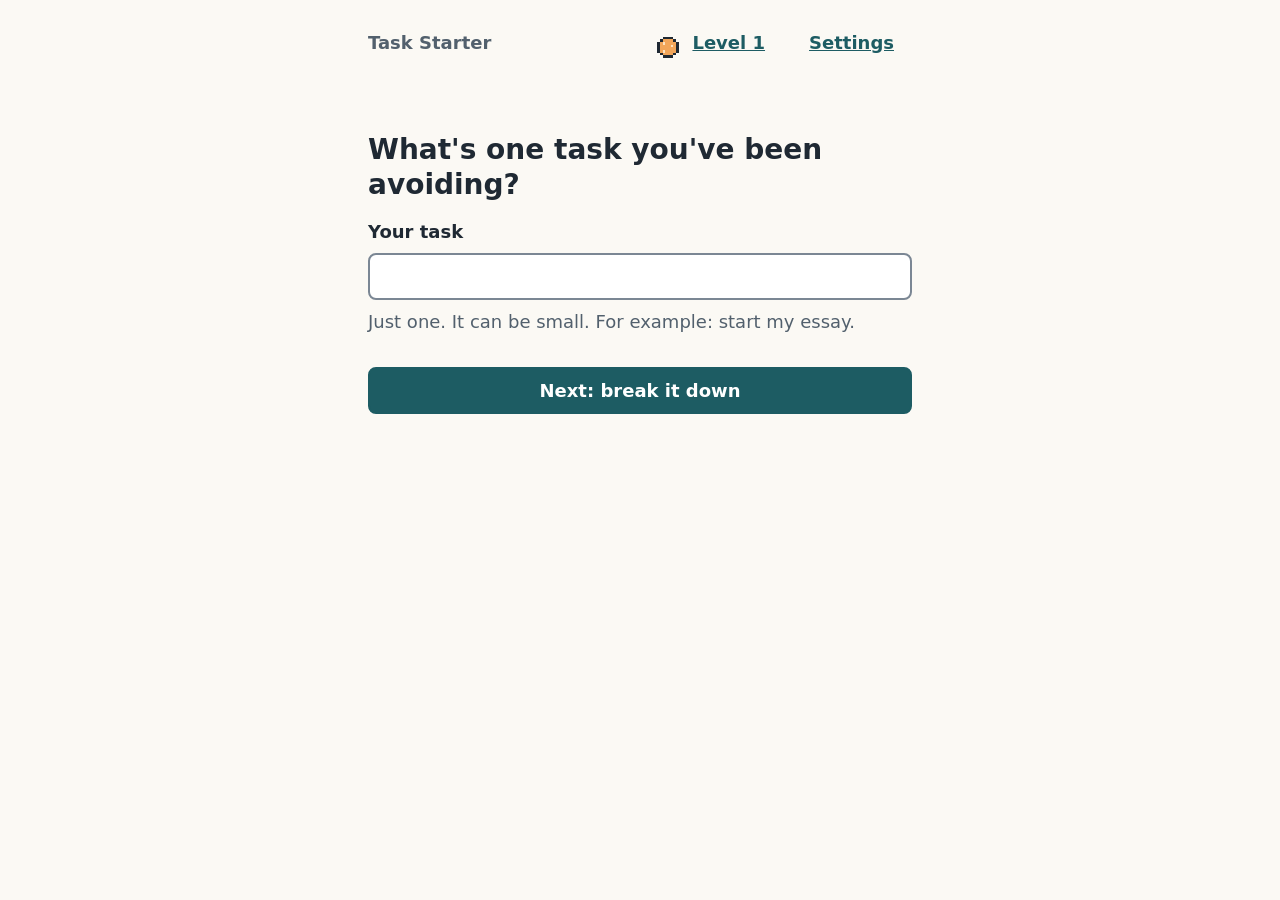
<file: index.html>
<!DOCTYPE html>
<html lang="en">
<head>
  <meta charset="UTF-8">
  <meta name="viewport" content="width=device-width, initial-scale=1">
  <meta name="description" content="A small tool for starting a task you've been avoiding: break it into steps, start one with a timer, and grow a pixel companion as you go.">
  <title>Task Starter</title>
  <!-- "?v=22" is a version number. Browsers keep copies of files for a
       while; changing the number after an update makes them fetch the
       new files, so new HTML is never mixed with old JavaScript.
       Raise it (here and on the three scripts at the bottom) whenever
       styles.css or a .js file changes. -->
  <link rel="stylesheet" href="styles.css?v=22">
</head>
<body>

  <!-- Lets keyboard users jump straight past the header. -->
  <a class="skip-link" href="#main">Skip to main content</a>

  <header class="site-header">
    <p class="app-name">Task Starter</p>
    <div class="header-buttons">
      <!-- Opens the companion screen. The picture is drawn by pets.js. -->
      <button type="button" id="pet-open" class="button button-quiet pet-button reward-only">
        <canvas class="pet-canvas pet-tiny" data-pet="mine" aria-hidden="true"></canvas>
        <span class="visually-hidden">My companion,</span>
        <span id="pet-open-text">Level 1</span>
      </button>
      <button type="button" id="settings-open" class="button button-quiet">Settings</button>
    </div>
  </header>

  <!--
    Invisible message area for screen readers. app.js writes short
    messages here ("Step added") and screen readers speak them.
  -->
  <p id="status" class="visually-hidden" role="status"></p>

  <!--
    The app has three screens. Only one is visible at a time.
    app.js shows a screen by removing its "hidden" attribute
    and adding "hidden" to the others.
  -->
  <main id="main">

    <!-- "Welcome back" after a few days away. It sits above whichever
         screen opens first, and goes away on the next screen change.
         app.js fills it in. -->
    <div id="welcome" class="notice welcome" hidden>
      <p id="welcome-text"></p>
      <div class="button-row">
        <button type="button" id="welcome-continue" class="button">Pick up where I left off</button>
        <button type="button" id="welcome-fresh" class="button button-quiet">Start fresh</button>
      </div>
    </div>

    <!-- Screen 1: type the task you're avoiding -->
    <section id="screen-task" class="screen" aria-labelledby="heading-task">
      <h1 id="heading-task" tabindex="-1">What's one task you've been avoiding?</h1>

      <form id="task-form">
        <label for="task-input">Your task</label>
        <input type="text" id="task-input" autocomplete="off" maxlength="120"
               required aria-describedby="task-hint">
        <p id="task-hint" class="hint">Just one. It can be small. For example: start my essay.</p>
        <button type="submit" class="button button-primary">Next: break it down</button>
      </form>
    </section>

    <!-- Screen 2: break the task into small steps -->
    <section id="screen-steps" class="screen" aria-labelledby="heading-steps" hidden>
      <h1 id="heading-steps" tabindex="-1">Break it into small steps</h1>

      <!-- A short message after stopping a timer early, e.g. "You
           focused for 4 minutes." Hidden the rest of the time. -->
      <p id="steps-notice" class="notice" hidden></p>

      <p class="task-name">
        Task: <strong id="steps-task-name"></strong>
        <button type="button" id="change-task" class="button button-quiet">Change task</button>
      </p>

      <form id="step-form">
        <label for="step-input">Add a step</label>
        <div class="input-row">
          <input type="text" id="step-input" autocomplete="off" maxlength="120"
                 aria-describedby="step-hint">
          <button type="submit" class="button">Add step</button>
        </div>
        <p id="step-hint" class="hint">Keep each step small: something you could do in about 10 minutes.</p>
      </form>

      <!-- Ready-made first steps, for when nothing comes to mind.
           Shown only while the list is empty. app.js adds the buttons. -->
      <div id="step-ideas" class="step-ideas" hidden>
        <p class="hint">Not sure where to begin? Pick a first step:</p>
        <div id="step-idea-buttons" class="button-row"></div>
      </div>

      <!-- e.g. "3 of 5 steps done". Hidden until there are steps. -->
      <p id="steps-progress" class="progress-text" hidden></p>

      <!-- app.js builds this list from state.steps -->
      <ol id="step-list" class="step-list" aria-label="Steps"></ol>

      <!-- Hidden until there is a step to start. app.js sets its text. -->
      <button type="button" id="start-step" class="button button-primary" hidden></button>

      <!-- Optional. <details> is a built-in fold-out: it stays closed
           until the user clicks the summary line. -->
      <details class="links-box">
        <summary>Links for this task (optional)</summary>

        <form id="link-form">
          <label for="link-input">Paste a link to your assignment</label>
          <div class="input-row">
            <input type="text" id="link-input" autocomplete="off" inputmode="url"
                   aria-describedby="link-hint">
            <button type="submit" class="button">Add link</button>
          </div>
          <p id="link-hint" class="hint">Your links appear beside the timer, so the right page is one click away. With the Focus Lock extension, these sites stay open while others are paused.</p>
        </form>

        <ul id="link-list" class="link-list" aria-label="Links"></ul>
      </details>
    </section>

    <!-- Screen 3: countdown timer for one step -->
    <section id="screen-timer" class="screen" aria-labelledby="heading-timer" hidden>
      <h1 id="heading-timer" tabindex="-1">Just this one step</h1>
      <p id="timer-step-name" class="timer-step-name"></p>

      <!-- The task's links, as buttons. Hidden when there are none. -->
      <div id="timer-links" hidden>
        <div id="timer-link-buttons" class="button-row"></div>
        <p class="hint">Links open in a new tab. The timer keeps going here, and the time left shows in this tab's title.</p>
      </div>

      <!-- Part A: choose how long, then start. -->
      <form id="timer-setup">
        <label for="timer-minutes">How many minutes?</label>
        <input type="number" id="timer-minutes" min="1" max="120" value="10"
               aria-describedby="timer-hint">
        <p id="timer-hint" class="hint">Between 1 and 120. Or pick one:</p>
        <!-- Quick lengths. data-minutes is read by app.js. -->
        <div class="button-row preset-row" role="group" aria-label="Quick lengths">
          <button type="button" class="button button-small timer-preset" data-minutes="2">Just 2 min</button>
          <button type="button" class="button button-small timer-preset" data-minutes="5">5 min</button>
          <button type="button" class="button button-small timer-preset" data-minutes="10">10 min</button>
          <button type="button" class="button button-small timer-preset" data-minutes="15">15 min</button>
          <button type="button" class="button button-small timer-preset" data-minutes="25">25 min</button>
        </div>
        <!-- e.g. "Your recent steps took about 8 minutes." -->
        <p id="timer-usual" class="hint" hidden></p>

        <!-- The user's own reward. Hidden in plain mode, like all rewards. -->
        <details class="treat-box reward-only">
          <summary>Plan a treat for after (optional)</summary>
          <label for="treat-input">After this step, I'll enjoy:</label>
          <input type="text" id="treat-input" maxlength="60" autocomplete="off"
                 aria-describedby="treat-hint">
          <p id="treat-hint" class="hint">For example: a snack, a song, five minutes outside. It stays until you change it.</p>
        </details>

        <button type="submit" class="button button-primary">Start timer</button>
        <button type="button" id="timer-shrink" class="button button-quiet">This step feels too big</button>
      </form>

      <!-- Part B: the countdown. Replaces part A once the timer starts. -->
      <div id="timer-running" hidden>
        <p id="timer-display" class="timer-display" role="timer" aria-label="Time left">10:00</p>
        <!-- A bar that empties as time passes: the time left as a
             picture. It repeats the numbers, so screen readers skip it. -->
        <div class="timer-bar" aria-hidden="true">
          <div id="timer-bar-fill" class="timer-bar-fill"></div>
        </div>
        <p id="timer-message" class="timer-message"></p>
        <!-- Only while the extension is pausing other sites. -->
        <p id="site-lock-note" class="hint" hidden>Other websites are paused until the timer ends. Your saved links still work, and tabs you already had open are left alone.</p>
        <!-- The companion keeps the user company while the timer runs. -->
        <canvas class="pet-canvas pet-small pet-bob timer-pet reward-only" data-pet="mine" aria-hidden="true"></canvas>
        <!-- What the companion is "doing" beside you, e.g. "Biscuit is
             reading quietly." It changes every two minutes. -->
        <p id="timer-buddy" class="hint timer-buddy reward-only"></p>
        <div class="button-row">
          <button type="button" id="timer-done" class="button button-primary">I finished this step</button>
          <button type="button" id="timer-pause" class="button">Pause</button>
          <button type="button" id="timer-more" class="button" hidden>Add more time</button>
        </div>

        <label for="ambient-select">Background sound</label>
        <select id="ambient-select">
          <option value="off">Off</option>
          <option value="brown">Soft noise</option>
          <option value="rain">Rain</option>
        </select>
      </div>

      <button type="button" id="timer-back" class="button button-quiet">Back to steps</button>
    </section>

    <!-- Screen 4: a step is finished. Gentle feedback, then the next step. -->
    <section id="screen-done" class="screen" aria-labelledby="heading-done" hidden>

      <!-- Check mark picture. Decorative, so hidden from screen readers. -->
      <div id="done-check" class="done-check" aria-hidden="true">
        <svg viewBox="0 0 52 52">
          <circle cx="26" cy="26" r="23" />
          <path d="M15 27l8 8 15-17" />
        </svg>
      </div>

      <h1 id="heading-done" tabindex="-1">Step done</h1>
      <p id="done-message"></p>
      <!-- "Now enjoy: a snack." Only when the user planned a treat. -->
      <p id="done-treat" class="notice" hidden></p>

      <!-- What was just earned. rewards.js fills this in. -->
      <div id="done-reward" class="reward-box reward-only">
        <canvas class="pet-canvas pet-medium pet-hop" data-pet="mine" aria-hidden="true"></canvas>
        <div class="reward-text">
          <p id="done-xp" class="reward-xp"></p>
          <p id="done-level"></p>
          <progress id="done-xp-bar" class="progress-bar" max="50" value="0" aria-hidden="true"></progress>
          <ul id="done-news" class="reward-news"></ul>
          <!-- A treasure the companion just found, if any. -->
          <canvas id="done-treasure" class="item-canvas" aria-hidden="true" hidden></canvas>
        </div>
      </div>

      <p id="done-progress" class="progress-text"></p>
      <!-- The bar repeats the sentence above, so screen readers skip it. -->
      <progress id="done-bar" class="progress-bar" max="1" value="0" aria-hidden="true"></progress>

      <!-- Break countdown, e.g. "Break: 4:32 left". Hidden until a
           break is started. -->
      <p id="break-text" class="break-text" hidden></p>

      <div class="button-row">
        <button type="button" id="done-next" class="button button-primary"></button>
        <button type="button" id="break-start" class="button">Take a 5-minute break first</button>
        <button type="button" id="done-back" class="button button-quiet">Back to steps</button>
      </div>
    </section>

    <!-- Screen 5: the companion, its level, badges and finished tasks.
         Opened from the button in the header. rewards.js fills it in. -->
    <section id="screen-pet" class="screen" aria-labelledby="heading-pet" hidden>
      <h1 id="heading-pet" tabindex="-1">Your companion</h1>

      <!-- The companion is a button: clicking it (or pressing Enter on
           it) gives it a pat. Just for fun; it changes nothing. -->
      <div class="pet-stage">
        <button type="button" id="pet-pat" class="pet-pat">
          <canvas id="pet-big" class="pet-canvas pet-large pet-bob" data-pet="mine" aria-hidden="true"></canvas>
          <span id="pet-heart" class="pet-heart" aria-hidden="true" hidden>&hearts;</span>
        </button>
      </div>
      <!-- What the companion "says" after a pat. -->
      <p id="pet-says" class="pet-says"></p>

      <p id="pet-level" class="progress-text"></p>
      <progress id="pet-xp-bar" class="progress-bar" max="50" value="0" aria-hidden="true"></progress>
      <p id="pet-next" class="hint"></p>
      <p class="hint">You earn 10 XP for each step, 1 XP for each minute the timer runs, and 20 XP for finishing a whole task. XP is never taken away.</p>

      <!-- Shown only when the companion is fully grown. -->
      <div id="new-egg-box" class="notice" hidden>
        <p>Your companion is fully grown. Ready for a new egg? This one stays with you and joins your family below.</p>
        <button type="button" id="new-egg" class="button">Hatch a new egg</button>
      </div>

      <!-- Proof of progress that doesn't depend on points: every task
           the user started, finished or not. -->
      <h2>Things you started</h2>
      <p id="started-week" class="progress-text"></p>
      <p id="started-empty" class="hint">Every task you start a timer for will be listed here, finished or not. Starting is the hard part.</p>
      <ul id="started-list" class="plain-list"></ul>

      <h2>Treasures</h2>
      <p id="treasure-count" class="hint"></p>
      <div id="treasure-list" class="family-list"></div>

      <h2>Your family</h2>
      <p id="family-empty" class="hint">Companions you raise until they are fully grown will live here.</p>
      <div id="family-list" class="family-list"></div>

      <h2>What you've done</h2>
      <ul id="pet-stats" class="plain-list"></ul>

      <h2>Badges</h2>
      <ul id="badge-list" class="badge-list"></ul>

      <h2>Finished tasks</h2>
      <p id="finished-empty" class="hint">Tasks you finish will be listed here.</p>
      <ul id="finished-list" class="plain-list"></ul>

      <button type="button" id="pet-back" class="button button-primary">Back</button>
    </section>

  </main>

  <!--
    Settings pop-up. <dialog> is built into the browser: it keeps
    keyboard focus inside while open, closes on Escape, and returns
    focus to the Settings button afterwards.
  -->
  <dialog id="settings-dialog" aria-labelledby="settings-heading">
    <h2 id="settings-heading">Settings</h2>

    <!-- rewards.js adds one choice per animal here. -->
    <fieldset>
      <legend>Your companion</legend>
      <div id="pet-choices" class="pet-choices"></div>
      <label for="pet-name">Its name (optional)</label>
      <input type="text" id="pet-name" maxlength="20" autocomplete="off">
      <p class="hint">It starts as an egg and grows as you earn XP. You can switch at any time and keep your XP.</p>
    </fieldset>

    <!-- rewards.js adds one choice per theme here. -->
    <fieldset>
      <legend>Look</legend>
      <div id="theme-choices" class="theme-choices"></div>
      <label class="check-label">
        <input type="checkbox" id="setting-large-text"> Larger text
      </label>
    </fieldset>

    <!-- A disabled fieldset disables every checkbox inside it. app.js
         disables this one while plain mode is on. -->
    <fieldset id="reward-settings">
      <legend>When you finish a step</legend>
      <label class="check-label">
        <input type="checkbox" id="setting-sound"> Play a sound
      </label>
      <label class="check-label">
        <input type="checkbox" id="setting-animation"> Show animation
      </label>
      <label class="check-label">
        <input type="checkbox" id="setting-rewards"> Show rewards (companion, XP, badges, check mark, kind message)
      </label>
    </fieldset>

    <label class="check-label">
      <input type="checkbox" id="setting-plain" aria-describedby="plain-hint"> Plain mode
    </label>
    <p id="plain-hint" class="hint">Turns off all three above at once.</p>

    <label class="check-label">
      <input type="checkbox" id="setting-focus-lock" aria-describedby="lock-hint"> Focus lock
    </label>
    <p id="lock-hint" class="hint">Asks "are you sure?" before you leave a running timer or close this tab.</p>

    <label class="check-label">
      <input type="checkbox" id="setting-site-lock" aria-describedby="site-lock-hint extension-status"> Pause other websites during the timer
    </label>
    <p id="site-lock-hint" class="hint">Everything except Task Starter and your saved links waits until the timer ends. You can always unlock early.</p>
    <!-- app.js says here whether the browser extension is installed. -->
    <p id="extension-status" class="hint"></p>
    <p class="hint"><a href="install.html">How to install the Focus Lock extension</a></p>

    <fieldset>
      <legend>Backup</legend>
      <p class="hint">Everything is saved in this browser only. A backup file lets you move it to another browser or computer.</p>
      <div class="button-row">
        <button type="button" id="backup-save" class="button">Save a backup file</button>
        <button type="button" id="backup-load" class="button">Load a backup file</button>
      </div>
      <!-- The real file picker is hidden; "Load a backup file" opens it. -->
      <input type="file" id="backup-file" accept=".json,application/json" hidden>
      <p id="backup-message" role="status"></p>
    </fieldset>

    <!-- method="dialog" makes this button close the pop-up. -->
    <form method="dialog">
      <button type="submit" class="button button-primary">Close</button>
    </form>
  </dialog>

  <!-- Focus lock pop-up: shown when the user leaves a running timer.
       The companion asks, gently. Leaving is always allowed. -->
  <dialog id="leave-dialog" aria-labelledby="leave-heading">
    <canvas class="pet-canvas pet-medium pet-bob reward-only" data-pet="mine" aria-hidden="true"></canvas>
    <h2 id="leave-heading">Stop here for now?</h2>
    <p id="leave-text"></p>
    <button type="button" id="leave-stay" class="button button-primary">Keep going</button>
    <button type="button" id="leave-go" class="button button-quiet">Stop for now</button>
  </dialog>

  <!-- The order matters: app.js uses things from the two files above it. -->
  <!-- "?v=22": see the note next to styles.css at the top. -->
  <script src="pets.js?v=22"></script>
  <script src="rewards.js?v=22"></script>
  <script src="app.js?v=22"></script>
</body>
</html>
</file>
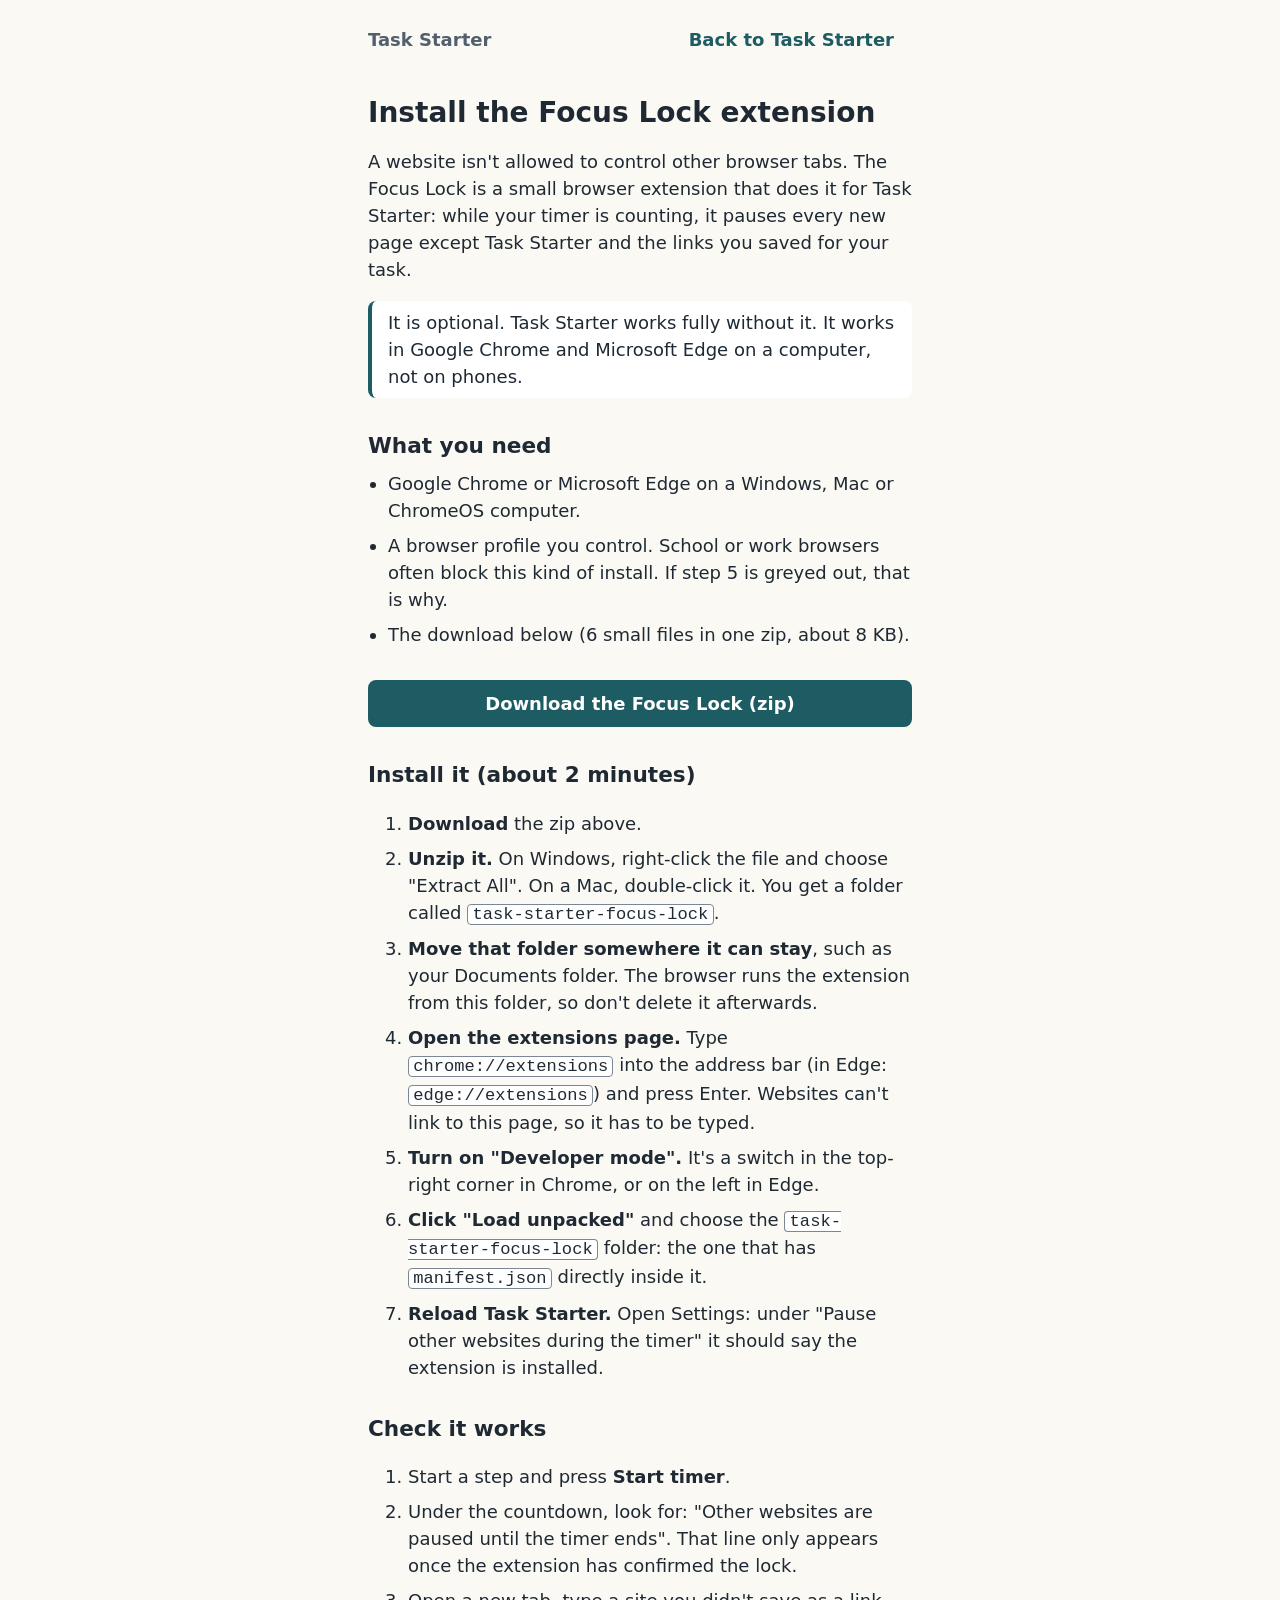
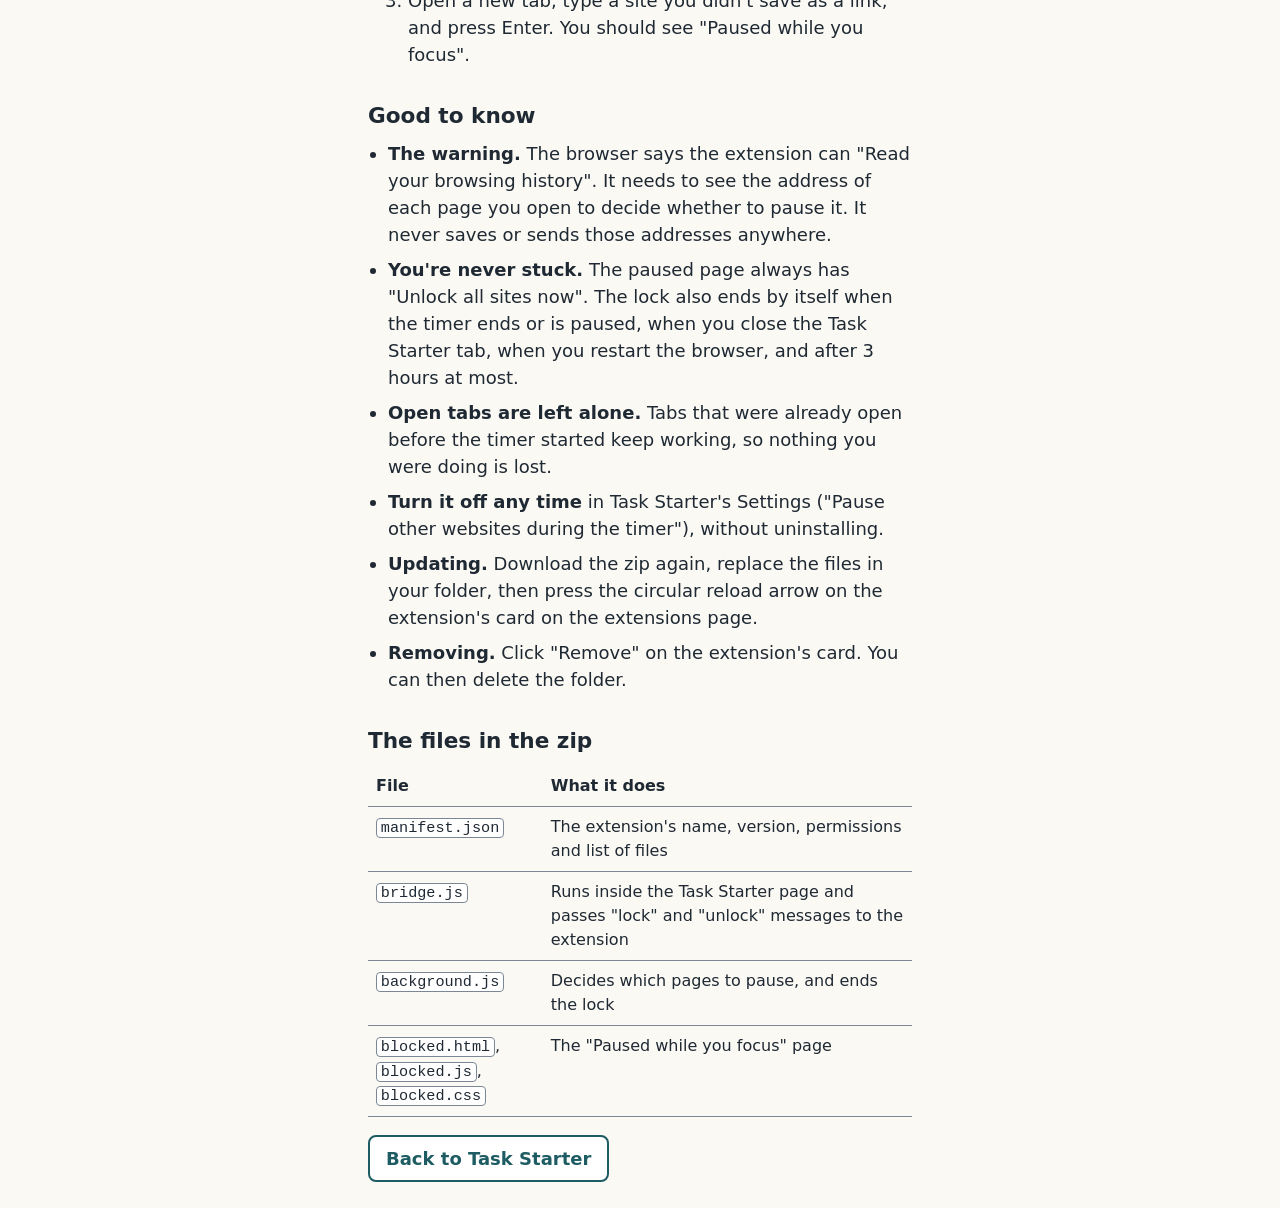
<file: install.html>
<!DOCTYPE html>
<html lang="en">
<head>
  <meta charset="UTF-8">
  <meta name="viewport" content="width=device-width, initial-scale=1">
  <meta name="description" content="How to install the Task Starter Focus Lock browser extension.">
  <title>Install the Focus Lock - Task Starter</title>
  <!-- Same styles as the app. "?v=" works as in index.html. -->
  <link rel="stylesheet" href="styles.css?v=22">
  <script>
    // Use the same color theme as the app, if one is saved. This only
    // reads the saved settings; it never changes them.
    try {
      const saved = JSON.parse(localStorage.getItem("task-starter"));
      if (saved && saved.settings && saved.settings.theme) {
        document.documentElement.dataset.theme = saved.settings.theme;
      }
      if (saved && saved.settings && saved.settings.largeText) {
        document.documentElement.dataset.text = "large";
      }
    } catch (error) {
      // Nothing saved, or storage is blocked: the default theme is fine.
    }
  </script>
</head>
<body>

  <a class="skip-link" href="#main">Skip to main content</a>

  <header class="site-header">
    <p class="app-name">Task Starter</p>
    <a class="button button-quiet" href="./">Back to Task Starter</a>
  </header>

  <main id="main" class="install-page">
    <h1>Install the Focus Lock extension</h1>

    <p>A website isn't allowed to control other browser tabs. The Focus Lock is a small browser extension that does it for Task Starter: while your timer is counting, it pauses every new page except Task Starter and the links you saved for your task.</p>

    <p class="notice">It is optional. Task Starter works fully without it. It works in Google Chrome and Microsoft Edge on a computer, not on phones.</p>

    <h2>What you need</h2>
    <ul class="plain-list">
      <li>Google Chrome or Microsoft Edge on a Windows, Mac or ChromeOS computer.</li>
      <li>A browser profile you control. School or work browsers often block this kind of install. If step 5 is greyed out, that is why.</li>
      <li>The download below (6 small files in one zip, about 8 KB).</li>
    </ul>

    <p><a class="button button-primary install-download" href="downloads/task-starter-focus-lock.zip" download>Download the Focus Lock (zip)</a></p>

    <h2>Install it (about 2 minutes)</h2>
    <ol class="install-steps">
      <li><strong>Download</strong> the zip above.</li>
      <li><strong>Unzip it.</strong> On Windows, right-click the file and choose "Extract All". On a Mac, double-click it. You get a folder called <code>task-starter-focus-lock</code>.</li>
      <li><strong>Move that folder somewhere it can stay</strong>, such as your Documents folder. The browser runs the extension from this folder, so don't delete it afterwards.</li>
      <li><strong>Open the extensions page.</strong> Type <code>chrome://extensions</code> into the address bar (in Edge: <code>edge://extensions</code>) and press Enter. Websites can't link to this page, so it has to be typed.</li>
      <li><strong>Turn on "Developer mode".</strong> It's a switch in the top-right corner in Chrome, or on the left in Edge.</li>
      <li><strong>Click "Load unpacked"</strong> and choose the <code>task-starter-focus-lock</code> folder: the one that has <code>manifest.json</code> directly inside it.</li>
      <li><strong>Reload Task Starter.</strong> Open Settings: under "Pause other websites during the timer" it should say the extension is installed.</li>
    </ol>

    <h2>Check it works</h2>
    <ol class="install-steps">
      <li>Start a step and press <strong>Start timer</strong>.</li>
      <li>Under the countdown, look for: "Other websites are paused until the timer ends". That line only appears once the extension has confirmed the lock.</li>
      <li>Open a new tab, type a site you didn't save as a link, and press Enter. You should see "Paused while you focus".</li>
    </ol>

    <h2>Good to know</h2>
    <ul class="plain-list">
      <li><strong>The warning.</strong> The browser says the extension can "Read your browsing history". It needs to see the address of each page you open to decide whether to pause it. It never saves or sends those addresses anywhere.</li>
      <li><strong>You're never stuck.</strong> The paused page always has "Unlock all sites now". The lock also ends by itself when the timer ends or is paused, when you close the Task Starter tab, when you restart the browser, and after 3 hours at most.</li>
      <li><strong>Open tabs are left alone.</strong> Tabs that were already open before the timer started keep working, so nothing you were doing is lost.</li>
      <li><strong>Turn it off any time</strong> in Task Starter's Settings ("Pause other websites during the timer"), without uninstalling.</li>
      <li><strong>Updating.</strong> Download the zip again, replace the files in your folder, then press the circular reload arrow on the extension's card on the extensions page.</li>
      <li><strong>Removing.</strong> Click "Remove" on the extension's card. You can then delete the folder.</li>
    </ul>

    <h2>The files in the zip</h2>
    <table class="file-table">
      <thead>
        <tr><th scope="col">File</th><th scope="col">What it does</th></tr>
      </thead>
      <tbody>
        <tr><td><code>manifest.json</code></td><td>The extension's name, version, permissions and list of files</td></tr>
        <tr><td><code>bridge.js</code></td><td>Runs inside the Task Starter page and passes "lock" and "unlock" messages to the extension</td></tr>
        <tr><td><code>background.js</code></td><td>Decides which pages to pause, and ends the lock</td></tr>
        <tr><td><code>blocked.html</code>, <code>blocked.js</code>, <code>blocked.css</code></td><td>The "Paused while you focus" page</td></tr>
      </tbody>
    </table>

    <p><a class="button" href="./">Back to Task Starter</a></p>
  </main>
</body>
</html>
</file>
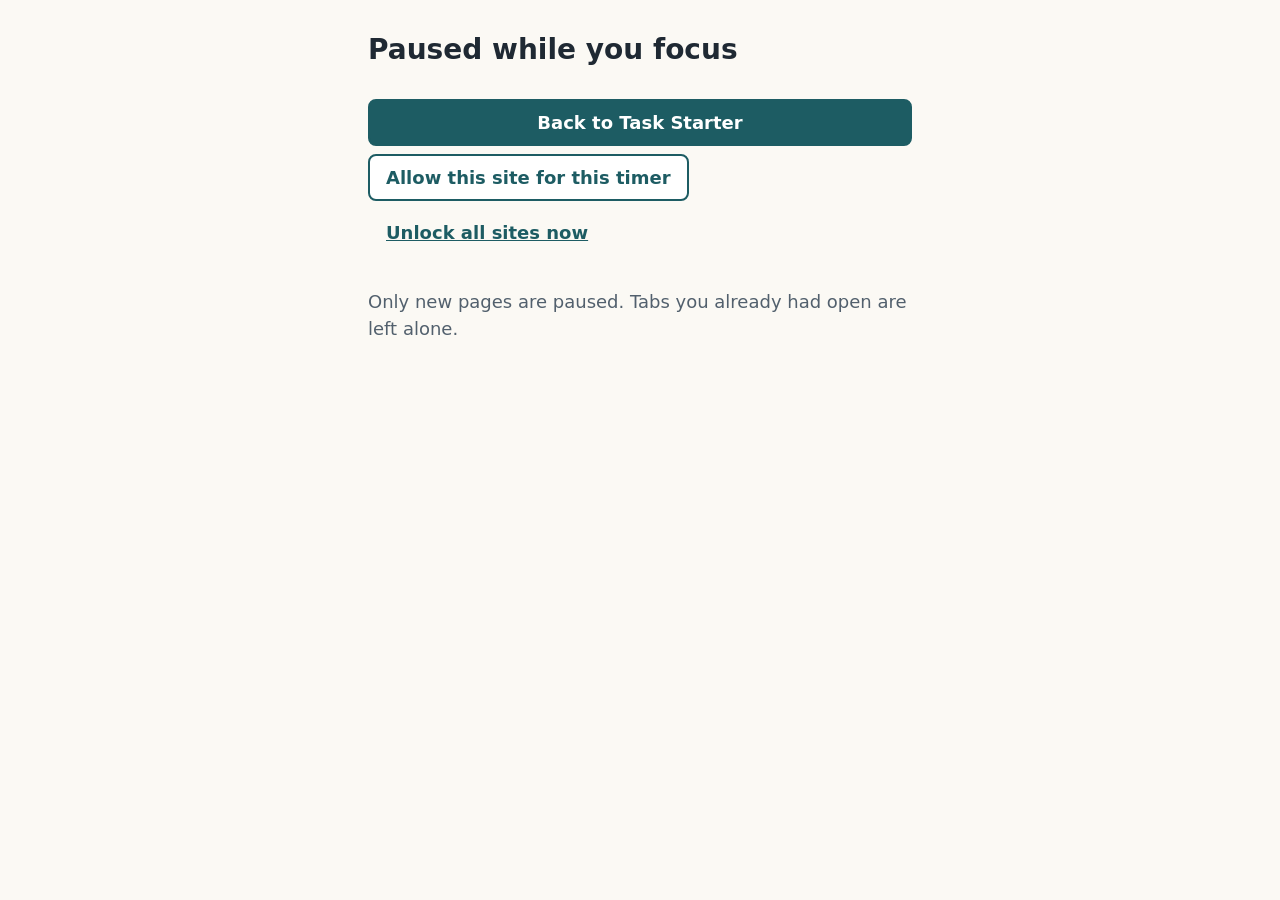
<file: extension/blocked.html>
<!DOCTYPE html>
<html lang="en">
<head>
  <meta charset="UTF-8">
  <meta name="viewport" content="width=device-width, initial-scale=1">
  <title>Paused while you focus</title>
  <link rel="stylesheet" href="blocked.css">
</head>
<body>
  <!-- Shown instead of a website while a Task Starter timer runs.
       blocked.js fills in the text. Nothing here is a failure: the
       user can always go back, allow the site, or unlock. -->
  <main>
    <h1 id="heading" tabindex="-1">Paused while you focus</h1>
    <p id="message"></p>
    <p id="step" class="step" hidden></p>

    <!-- While the timer runs -->
    <div id="locked-buttons" class="buttons">
      <button type="button" id="back" class="button button-primary">Back to Task Starter</button>
      <button type="button" id="allow" class="button"></button>
      <button type="button" id="unlock" class="button button-quiet">Unlock all sites now</button>
    </div>

    <!-- Once the timer has ended -->
    <div id="free-buttons" class="buttons" hidden>
      <button type="button" id="go" class="button button-primary"></button>
    </div>

    <p class="hint">Only new pages are paused. Tabs you already had open are left alone.</p>
  </main>

  <script src="blocked.js"></script>
</body>
</html>
</file>
<file: styles.css>
/* ==========================================================
   1. DESIGN TOKENS
   Every color, font and spacing value lives here.
   To restyle the app, change these and nothing else.
   ========================================================== */
:root,
[data-theme="paper"] {
  /* Colors of the default theme, "Paper" (all text/background pairs
     meet WCAG AA contrast). The other themes are further down. */
  --color-background: #fbf9f4;   /* warm off-white page */
  --color-surface: #ffffff;      /* cards and inputs */
  --color-text: #1f2933;         /* main text */
  --color-text-muted: #52606d;   /* secondary text */
  --color-accent: #1d5c63;       /* buttons and links */
  --color-accent-text: #ffffff;  /* text on top of the accent color */
  --color-border: #7b8794;       /* input and card outlines */
  --color-focus: #b8500a;        /* keyboard focus ring */
  --color-backdrop: rgba(31, 41, 51, 0.6);   /* dims the page behind Settings */
}

:root {
  /* Companion colors. pets.js reads these to paint the pixel pictures.
     "body" is the main color, "light" the second color, "accent" the
     small details (nose, beak, inside of the ears). */
  --pet-outline: #1f2933;
  --pet-eye: #1f2933;
  --pet-white: #ffffff;
  --pet-cat-body: #f2a65a;
  --pet-cat-light: #fde2c0;
  --pet-cat-accent: #f28b9b;
  --pet-dog-body: #d9a066;
  --pet-dog-light: #8b5a2b;
  --pet-dog-accent: #f28b9b;
  --pet-bunny-body: #e3ddf0;
  --pet-bunny-light: #ffffff;
  --pet-bunny-accent: #f28b9b;
  --pet-fox-body: #e8743b;
  --pet-fox-light: #fff3e0;
  --pet-fox-accent: #f28b9b;
  --pet-frog-body: #7cc66a;
  --pet-frog-light: #d9f2c4;
  --pet-frog-accent: #f28b9b;
  --pet-duck-body: #ffd84d;
  --pet-duck-light: #fff3b0;
  --pet-duck-accent: #f08a24;

  /* Treasure colors. pets.js reads these to paint the treasures. */
  --item-white: #ffffff;
  --item-red: #e5534b;
  --item-yellow: #ffd84d;
  --item-green: #5fae4f;
  --item-blue: #8ec5ff;
  --item-brown: #8b5a2b;
  --item-orange: #f08a24;
  --item-pink: #f28b9b;

  /* Fonts */
  --font-body: system-ui, -apple-system, "Segoe UI", Roboto, sans-serif;
  --font-size-base: 1.125rem;    /* 18px: comfortable reading size */
  --font-size-small: 1rem;       /* small buttons */
  --font-size-medium: 1.35rem;   /* smaller headings inside a screen */
  --font-size-large: 1.75rem;    /* screen headings */
  --font-size-timer: clamp(4rem, 24vw, 9rem);   /* the countdown: as big as fits */
  --line-height: 1.5;

  /* Spacing and shape */
  --space-small: 0.5rem;
  --space-medium: 1rem;
  --space-large: 2rem;
  --radius: 0.5rem;
  --control-height: 2.75rem;     /* 44px: easy to click or tap */
  --content-width: 36rem;        /* keeps lines short and readable */
}

/* ----------------------------------------------------------
   THEMES
   A theme is just a different set of values for the color variables
   above. app.js puts the chosen theme's name on the <html> element,
   e.g. <html data-theme="night">, and the matching block below takes
   over. "Paper" is the default and needs no block.
   Every theme was checked for WCAG AA contrast.
   ---------------------------------------------------------- */
[data-theme="night"] {
  --color-background: #161b22;
  --color-surface: #222a35;
  --color-text: #f0f3f6;
  --color-text-muted: #b3bdc9;
  --color-accent: #7fd1c7;
  --color-accent-text: #10242a;
  --color-border: #8b98a8;
  --color-focus: #ffb454;
  --color-backdrop: rgba(0, 0, 0, 0.7);
  --pet-outline: #94a3b8;   /* a light outline, so companions show up on the dark page */
  color-scheme: dark;   /* tells the browser to draw dark scrollbars and checkboxes */
}

[data-theme="forest"] {
  --color-background: #f1f6ee;
  --color-surface: #ffffff;
  --color-text: #1c2b1f;
  --color-text-muted: #4c5f50;
  --color-accent: #2f6b3c;
  --color-accent-text: #ffffff;
  --color-border: #6f8572;
  --color-focus: #a1420b;
}

[data-theme="blossom"] {
  --color-background: #fdf4f7;
  --color-surface: #ffffff;
  --color-text: #2b1f26;
  --color-text-muted: #6a5560;
  --color-accent: #a2336b;
  --color-accent-text: #ffffff;
  --color-border: #94808a;
  --color-focus: #1d5c63;
}

[data-theme="sunset"] {
  --color-background: #fff6ec;
  --color-surface: #ffffff;
  --color-text: #2d2018;
  --color-text-muted: #6b574a;
  --color-accent: #b0451c;
  --color-accent-text: #ffffff;
  --color-border: #96826f;
  --color-focus: #1d4f91;
}

/* Larger text: app.js sets <html data-text="large">. */
[data-text="large"] {
  --font-size-base: 1.35rem;
  --font-size-small: 1.2rem;
  --font-size-medium: 1.6rem;
  --font-size-large: 2.1rem;
}

/* ==========================================================
   2. BASE STYLES
   ========================================================== */
* {
  box-sizing: border-box;
}

body {
  margin: 0;
  background: var(--color-background);
  color: var(--color-text);
  font-family: var(--font-body);
  font-size: var(--font-size-base);
  line-height: var(--line-height);
}

h1 {
  font-size: var(--font-size-large);
  line-height: 1.25;
  margin: 0 0 var(--space-medium);
}

/* A clear focus ring on anything reached with the keyboard. The gap
   (offset) means the ring always sits on the page color, where it has
   good contrast, even around a dark button. */
:focus-visible {
  outline: 3px solid var(--color-focus);
  outline-offset: 3px;
}

/* app.js moves focus to the heading when the screen changes, so screen
   readers read it. A heading can't be clicked or typed in, so it
   doesn't need a ring. */
h1:focus {
  outline: none;
}

/* ==========================================================
   3. LAYOUT
   ========================================================== */
.site-header,
main {
  max-width: var(--content-width);
  margin: 0 auto;
  padding: var(--space-medium);
}

.app-name {
  margin: 0;
  font-weight: 600;
  color: var(--color-text-muted);
}

.screen {
  padding-top: var(--space-large);
}

/* The "hidden" attribute hides inactive screens. This rule makes sure
   no later style accidentally overrides it. */
[hidden] {
  display: none !important;
}

/* Skip link: off-screen until it receives keyboard focus. */
.skip-link {
  position: absolute;
  left: var(--space-medium);
  top: -4rem;
  padding: var(--space-small) var(--space-medium);
  background: var(--color-accent);
  color: var(--color-accent-text);
  border-radius: var(--radius);
}

.skip-link:focus {
  top: var(--space-small);
}

/* Hidden from sight but still read out by screen readers. */
.visually-hidden {
  position: absolute;
  width: 1px;
  height: 1px;
  overflow: hidden;
  clip-path: inset(50%);
  white-space: nowrap;
}

/* ==========================================================
   4. FORMS AND BUTTONS
   ========================================================== */
label {
  display: block;
  font-weight: 600;
  margin-bottom: var(--space-small);
}

input[type="text"],
input[type="number"],
select {
  width: 100%;
  min-height: var(--control-height);
  padding: var(--space-small) var(--space-medium);
  font: inherit;
  color: var(--color-text);
  background: var(--color-surface);
  border: 2px solid var(--color-border);
  border-radius: var(--radius);
}

.hint {
  margin: var(--space-small) 0 0;
  color: var(--color-text-muted);
}

/* Standard button: outlined. */
.button {
  min-height: var(--control-height);
  padding: var(--space-small) var(--space-medium);
  font: inherit;
  font-weight: 600;
  color: var(--color-accent);
  background: var(--color-surface);
  border: 2px solid var(--color-accent);
  border-radius: var(--radius);
  cursor: pointer;
}

/* Primary button: the one main action on a screen. Filled and full width. */
.button-primary {
  display: block;
  width: 100%;
  margin-top: var(--space-large);
  color: var(--color-accent-text);
  background: var(--color-accent);
}

/* Quiet button: for less important actions. Looks like a link. */
.button-quiet {
  background: transparent;
  border-color: transparent;
  text-decoration: underline;
}

.button:disabled {
  opacity: 0.4;
  cursor: not-allowed;
}

.task-name {
  margin: 0 0 var(--space-large);
}

/* Small button: used for the row of buttons beside each step. */
.button-small {
  padding: 0 var(--space-small);
  font-size: var(--font-size-small);
}

/* ==========================================================
   5. STEP LIST
   ========================================================== */

/* A text box with a button beside it. */
.input-row {
  display: flex;
  gap: var(--space-small);
}

.input-row input {
  flex: 1;
}

.step-list {
  margin: var(--space-large) 0 0;
  padding-left: 1.5rem;
}

.step {
  margin-bottom: var(--space-medium);
  padding-left: var(--space-small);
}

/* One step: its text, then its buttons. Buttons wrap onto a second
   line on narrow screens. */
.step-row {
  display: flex;
  flex-wrap: wrap;
  align-items: center;
  gap: var(--space-small);
}

.step-buttons {
  display: flex;
  gap: var(--space-small);
}

.step-text,
.step-row input {
  flex: 1 1 10rem;
  width: auto;
  overflow-wrap: anywhere;
}

/* The small "Done" label beside a finished step. */
.step-mark {
  margin-left: var(--space-small);
  font-size: var(--font-size-small);
  font-weight: 600;
  color: var(--color-accent);
}

/* ==========================================================
   6. TIMER
   ========================================================== */
.timer-step-name {
  margin: 0 0 var(--space-large);
  font-size: var(--font-size-large);
  overflow-wrap: anywhere;
}

#timer-minutes {
  width: 8rem;
}

/* The big countdown. tabular-nums makes every digit the same width,
   so the numbers don't wobble as they change. */
.timer-display {
  margin: var(--space-large) 0;
  font-size: var(--font-size-timer);
  font-weight: 700;
  font-variant-numeric: tabular-nums;
  line-height: 1;
  text-align: center;
}

.timer-message {
  min-height: 1.5em;   /* keeps its space, so nothing jumps when text appears */
  margin: 0;
  text-align: center;
}

/* The bar under the countdown. The inner part gets narrower as time
   runs out; app.js sets its width. */
.timer-bar {
  height: 0.75rem;
  margin-bottom: var(--space-medium);
  overflow: hidden;
  background: var(--color-surface);
  border: 2px solid var(--color-border);
  border-radius: var(--radius);
}

.timer-bar-fill {
  width: 100%;
  height: 100%;
  background: var(--color-accent);
  transition: width 250ms linear;
}

.preset-row {
  margin: var(--space-small) 0 0;
}

/* "Break: 4:32 left" on the step-done screen. */
.break-text {
  margin: var(--space-large) 0 0;
  font-weight: 600;
}

/* A group of buttons. The primary one takes a full row of its own. */
.button-row {
  display: flex;
  flex-wrap: wrap;
  gap: var(--space-small);
  margin-bottom: var(--space-large);
}

.button-row .button-primary {
  margin-top: var(--space-medium);
}

/* ==========================================================
   7. COMPLETION AND PROGRESS
   ========================================================== */
.progress-text {
  margin: var(--space-large) 0 var(--space-small);
  font-weight: 600;
}

.progress-bar {
  display: block;
  width: 100%;
  height: 0.75rem;
  accent-color: var(--color-accent);
}

/* The check mark: drawn with lines in the accent color. It gently
   grows into place once when the screen appears. */
.done-check {
  width: 5rem;
  margin-bottom: var(--space-medium);
  color: var(--color-accent);
  animation: pop-in 400ms ease-out;
}

.done-check svg {
  display: block;
  fill: none;
  stroke: currentColor;
  stroke-width: 3;
  stroke-linecap: round;
  stroke-linejoin: round;
}

@keyframes pop-in {
  from {
    opacity: 0;
    transform: scale(0.6);
  }
  to {
    opacity: 1;
    transform: scale(1);
  }
}

/* ==========================================================
   8. SETTINGS
   ========================================================== */

/* App name on the left, Settings button on the right. */
.site-header {
  display: flex;
  align-items: center;
  justify-content: space-between;
}

dialog {
  width: calc(100% - 2 * var(--space-medium));
  max-width: 28rem;
  max-height: calc(100vh - 2 * var(--space-medium));
  overflow: auto;   /* scroll inside the pop-up if it is taller than the screen */
  padding: var(--space-large);
  color: var(--color-text);
  background: var(--color-surface);
  border: 2px solid var(--color-border);
  border-radius: var(--radius);
}

/* The dimmed page behind the open pop-up. */
dialog::backdrop {
  background: var(--color-backdrop);
}

dialog h2 {
  margin: 0 0 var(--space-medium);
  font-size: var(--font-size-large);
}

fieldset {
  min-width: 0;   /* lets the box shrink on a narrow screen instead of sticking out */
  margin: 0 0 var(--space-medium);
  padding: var(--space-small) var(--space-medium);
  border: 2px solid var(--color-border);
  border-radius: var(--radius);
}

legend {
  padding: 0 var(--space-small);
  font-weight: 600;
}

/* A checkbox with its words beside it. */
.check-label {
  display: flex;
  align-items: center;
  gap: var(--space-small);
  min-height: var(--control-height);
  margin: 0;
  font-weight: 400;
}

input[type="checkbox"] {
  flex: none;
  width: 1.5rem;
  height: 1.5rem;
  accent-color: var(--color-accent);
}

/* Greyed out while plain mode is on. */
fieldset:disabled {
  color: var(--color-text-muted);
}

/* ==========================================================
   9. COMPANION AND REWARDS
   ========================================================== */

/* Every companion picture is a tiny 12 x 12 pixel canvas, stretched to
   one of the sizes below. "pixelated" keeps the squares sharp when it
   is stretched, which gives the pixel-art look. */
.pet-canvas {
  display: block;
  image-rendering: pixelated;
}

.pet-tiny {
  width: 2rem;
  height: 2rem;
}

.pet-small {
  width: 4rem;
  height: 4rem;
}

.pet-medium {
  width: 6rem;
  height: 6rem;
}

.pet-large {
  width: 12rem;
  height: 12rem;
}

/* A gentle hop: down for half the time, up for the other half. */
.pet-bob {
  animation: bob 1.2s steps(1) infinite;
}

@keyframes bob {
  0% {
    transform: translateY(0);
  }
  50% {
    transform: translateY(-0.25rem);
  }
}

/* An egg wobbles from side to side where an animal would hop. */
.pet-bob.is-egg {
  transform-origin: bottom center;
  animation: wobble 1.8s ease-in-out infinite;
}

@keyframes wobble {
  0%, 100% {
    transform: rotate(0deg);
  }
  25% {
    transform: rotate(-6deg);
  }
  75% {
    transform: rotate(6deg);
  }
}

/* Two happy hops. Used on the step-done screen and when patted. */
.pet-hop,
.pet-pat.is-patted .pet-canvas {
  animation: hop 0.4s ease-out 2;
}

@keyframes hop {
  0%, 100% {
    transform: translateY(0);
  }
  50% {
    transform: translateY(-0.75rem);
  }
}

/* The big companion is a button, so it can be patted. Take away the
   normal button look and leave only the picture. */
.pet-pat {
  position: relative;
  padding: 0;
  background: none;
  border: none;
  border-radius: var(--radius);
  cursor: pointer;
}

/* The heart that floats up after a pat. */
.pet-heart {
  position: absolute;
  top: 0;
  right: 0;
  font-size: var(--font-size-large);
  color: var(--pet-cat-accent);
  animation: float-up 0.7s ease-out forwards;
}

@keyframes float-up {
  from {
    opacity: 1;
    transform: translateY(0);
  }
  to {
    opacity: 0;
    transform: translateY(-1.5rem);
  }
}

/* Confetti: small pixel squares that fall once, for big moments.
   rewards.js adds the pieces and removes them again afterwards. */
.confetti {
  position: fixed;
  inset: 0;
  overflow: hidden;
  pointer-events: none;   /* clicks pass straight through */
  z-index: 10;
}

.confetti-piece {
  position: absolute;
  top: -1rem;
  width: 0.6rem;
  height: 0.6rem;
  animation: confetti-fall 1.8s linear forwards;
}

.confetti-color-0 { background: var(--pet-cat-body); }
.confetti-color-1 { background: var(--pet-frog-body); }
.confetti-color-2 { background: var(--pet-duck-body); }
.confetti-color-3 { background: var(--pet-cat-accent); }
.confetti-color-4 { background: var(--color-accent); }

@keyframes confetti-fall {
  to {
    transform: translateY(110vh) rotate(360deg);
  }
}

/* Each screen fades in and slides up a little when it appears. */
.screen {
  animation: fade-in 250ms ease-out;
}

@keyframes fade-in {
  from {
    opacity: 0;
    transform: translateY(0.5rem);
  }
  to {
    opacity: 1;
    transform: translateY(0);
  }
}

/* Buttons: an extra outline on hover, and a tiny squeeze when pressed. */
.button {
  transition: transform 100ms, box-shadow 100ms;
}

.button:hover:not(:disabled) {
  box-shadow: 0 0 0 2px var(--color-accent);
}

.button:active:not(:disabled) {
  transform: scale(0.97);
}

/* The two buttons on the right of the header. */
.header-buttons {
  display: flex;
  align-items: center;
  gap: var(--space-small);
}

.pet-button {
  display: flex;
  align-items: center;
  gap: var(--space-small);
}

/* The companion under the countdown. */
.timer-pet {
  margin: var(--space-medium) auto 0;
}

/* The big companion on its own screen. */
.pet-stage {
  display: flex;
  justify-content: center;
  padding: var(--space-medium) 0;
}

h2 {
  margin: var(--space-large) 0 var(--space-small);
  font-size: var(--font-size-medium);
}

/* "What you earned" on the step-done screen: picture beside text. */
.reward-box {
  display: flex;
  align-items: center;
  gap: var(--space-medium);
  padding: var(--space-medium);
  background: var(--color-surface);
  border: 2px solid var(--color-border);
  border-radius: var(--radius);
}

.reward-text {
  flex: 1;
}

.reward-text p {
  margin: 0 0 var(--space-small);
}

.reward-xp {
  font-size: var(--font-size-medium);
  font-weight: 700;
  color: var(--color-accent);
}

.reward-news {
  margin: var(--space-small) 0 0;
  padding-left: 1.25rem;
  font-weight: 600;
}

.plain-list {
  margin: 0;
  padding-left: 1.25rem;
}

/* Badges: a grid of small cards. */
.badge-list {
  display: grid;
  grid-template-columns: repeat(auto-fill, minmax(12rem, 1fr));
  gap: var(--space-small);
  margin: 0;
  padding: 0;
  list-style: none;
}

.badge {
  display: flex;
  flex-direction: column;
  padding: var(--space-small) var(--space-medium);
  font-size: var(--font-size-small);
  background: var(--color-surface);
  border: 2px solid var(--color-accent);
  border-radius: var(--radius);
}

/* Not earned yet: quieter, with a dashed outline. Not an error. */
.badge-locked {
  color: var(--color-text-muted);
  background: transparent;
  border: 2px dashed var(--color-border);
}

/* A short message box, e.g. "You focused for 4 minutes." */
.notice {
  margin: 0 0 var(--space-medium);
  padding: var(--space-small) var(--space-medium);
  background: var(--color-surface);
  border-left: 0.25rem solid var(--color-accent);
  border-radius: var(--radius);
}

/* The family: grown companions side by side, names underneath. */
.family-list {
  display: flex;
  flex-wrap: wrap;
  gap: var(--space-medium);
}

.family-member {
  margin: 0;
  text-align: center;
  font-size: var(--font-size-small);
}

.notice p {
  margin: 0 0 var(--space-small);
}

/* On a narrow screen, give the pop-ups less padding so more fits. */
@media (max-width: 30rem) {
  dialog {
    padding: var(--space-medium);
  }
}

/* Choosing a companion in Settings. */
.pet-choices {
  display: grid;
  /* As many columns as fit: three on a wide screen, two on a phone. */
  grid-template-columns: repeat(auto-fill, minmax(5rem, 1fr));
  gap: var(--space-small);
}

.pet-choice {
  display: flex;
  flex-direction: column;
  align-items: center;
  gap: var(--space-small);
  margin: 0;
  padding: var(--space-small);
  font-weight: 400;
  border: 2px solid transparent;
  border-radius: var(--radius);
  cursor: pointer;
}

/* Outline the chosen one. :has() means "a label that contains a
   ticked radio button". */
.pet-choice:has(input:checked) {
  border-color: var(--color-accent);
}

input[type="radio"] {
  flex: none;
  width: 1.25rem;
  height: 1.25rem;
  accent-color: var(--color-accent);
}

/* Choosing a theme in Settings. Each choice carries its own
   data-theme, so it is painted in that theme's colors: a preview. */
.theme-choices {
  display: grid;
  gap: var(--space-small);
  margin-bottom: var(--space-small);
}

.theme-choice {
  display: flex;
  align-items: center;
  gap: var(--space-small);
  min-height: var(--control-height);
  margin: 0;
  padding: var(--space-small) var(--space-medium);
  font-weight: 600;
  color: var(--color-text);
  background: var(--color-background);
  border: 2px solid var(--color-border);
  border-radius: var(--radius);
  cursor: pointer;
}

.theme-choice:has(input:checked) {
  border-color: var(--color-accent);
  box-shadow: inset 0 0 0 2px var(--color-accent);
}

/* Not unlocked yet. */
.theme-choice:has(input:disabled) {
  opacity: 0.6;
  cursor: default;
}

/* ==========================================================
   10. LINKS AND FOCUS LOCK
   ========================================================== */
.links-box {
  margin-top: var(--space-large);
}

.links-box summary {
  padding: var(--space-small) 0;
  font-weight: 600;
  cursor: pointer;
}

.link-list {
  margin: var(--space-medium) 0 0;
  padding: 0;
  list-style: none;
}

/* One saved link: its address, then a Remove button. */
.link-list li {
  display: flex;
  align-items: center;
  gap: var(--space-small);
  margin-bottom: var(--space-small);
}

.link-list span {
  flex: 1;
  overflow-wrap: anywhere;
}

/* A link that looks like a button (the "Open ..." links by the timer). */
a.button {
  display: inline-flex;
  align-items: center;
  text-decoration: none;
}

#timer-links .button-row {
  margin-bottom: 0;
}

#timer-links {
  margin-bottom: var(--space-large);
}

/* Ready-made first steps under the "Add a step" box. */
.step-ideas {
  margin-top: var(--space-medium);
}

.step-ideas .button-row,
fieldset .button-row {
  margin: var(--space-small) 0;
}

/* ==========================================================
   11. WELCOME BACK, TREATS AND TREASURES
   ========================================================== */
.welcome {
  margin-top: var(--space-medium);
}

.welcome .button-row {
  margin-bottom: 0;
}

/* The quiet "This step feels too big" link under Start timer. */
#timer-shrink {
  margin-top: var(--space-small);
}

.treat-box {
  margin-top: var(--space-medium);
}

.treat-box summary {
  padding: var(--space-small) 0;
  font-weight: 600;
  cursor: pointer;
}

#ambient-select {
  width: auto;
}

/* What the companion is doing during the timer, and what it says
   after a pat. */
.timer-buddy,
.pet-says {
  min-height: 1.5em;   /* keeps its space, so nothing jumps */
  margin: var(--space-small) 0 var(--space-medium);
  text-align: center;
}

/* Treasures: 8 x 8 pixel pictures, stretched like the companions. */
.item-canvas {
  display: block;
  width: 3rem;
  height: 3rem;
  image-rendering: pixelated;
}

.family-member .item-canvas {
  margin: 0 auto;
}

#done-treasure {
  margin-top: var(--space-small);
}

/* ==========================================================
   12. INSTALL PAGE (install.html)
   ========================================================== */
.install-page h2 {
  margin-top: var(--space-large);
}

.install-steps li {
  margin-bottom: var(--space-small);
}

.install-page .plain-list li {
  margin-bottom: var(--space-small);
}

/* A link that looks like the main button. */
a.install-download {
  display: flex;
  justify-content: center;
  align-items: center;
  text-decoration: none;
}

code {
  padding: 0 0.25em;
  font-size: 0.95em;
  background: var(--color-surface);
  border: 1px solid var(--color-border);
  border-radius: 0.25rem;
  overflow-wrap: anywhere;
}

.file-table {
  width: 100%;
  border-collapse: collapse;
  font-size: var(--font-size-small);
}

.file-table th,
.file-table td {
  padding: var(--space-small);
  text-align: left;
  vertical-align: top;
  border-bottom: 1px solid var(--color-border);
}

/* ==========================================================
   13. MOTION OFF
   Animations and transitions are switched off everywhere when
   (a) the user's device asks for less motion, or
   (b) the user turned animation off in Settings. app.js then adds
       the class "no-animation" to <body>.
   ========================================================== */
.no-animation * {
  animation: none !important;
  transition: none !important;
}

@media (prefers-reduced-motion: reduce) {
  * {
    animation: none !important;
    transition: none !important;
  }
}
</file>
<file: extension/blocked.css>
/* Task Starter Focus Lock: styles for the "paused" page.
   An extension can't use the website's styles.css, so this file has
   its own small set of variables. The values match the website's
   Paper and Night themes. */
:root {
  --color-background: #fbf9f4;
  --color-surface: #ffffff;
  --color-text: #1f2933;
  --color-text-muted: #52606d;
  --color-accent: #1d5c63;
  --color-accent-text: #ffffff;
  --color-focus: #b8500a;
  --font-body: system-ui, -apple-system, "Segoe UI", Roboto, sans-serif;
  --font-size-base: 1.125rem;
  --font-size-large: 1.75rem;
  --space-small: 0.5rem;
  --space-medium: 1rem;
  --space-large: 2rem;
  --radius: 0.5rem;
}

/* Dark mode, if the device asks for it (same colors as "Night"). */
@media (prefers-color-scheme: dark) {
  :root {
    --color-background: #161b22;
    --color-surface: #222a35;
    --color-text: #f0f3f6;
    --color-text-muted: #b3bdc9;
    --color-accent: #7fd1c7;
    --color-accent-text: #10242a;
    --color-focus: #ffb454;
  }
}

* {
  box-sizing: border-box;
}

body {
  margin: 0;
  background: var(--color-background);
  color: var(--color-text);
  font-family: var(--font-body);
  font-size: var(--font-size-base);
  line-height: 1.5;
}

main {
  max-width: 36rem;
  margin: 0 auto;
  padding: var(--space-large) var(--space-medium);
}

h1 {
  margin: 0 0 var(--space-medium);
  font-size: var(--font-size-large);
  line-height: 1.25;
}

h1:focus {
  outline: none;
}

:focus-visible {
  outline: 3px solid var(--color-focus);
  outline-offset: 3px;
}

[hidden] {
  display: none !important;
}

.step {
  padding: var(--space-small) var(--space-medium);
  background: var(--color-surface);
  border-left: 0.25rem solid var(--color-accent);
  border-radius: var(--radius);
}

.buttons {
  display: flex;
  flex-wrap: wrap;
  gap: var(--space-small);
  margin: var(--space-large) 0;
}

.button {
  min-height: 2.75rem;
  padding: var(--space-small) var(--space-medium);
  font: inherit;
  font-weight: 600;
  color: var(--color-accent);
  background: var(--color-surface);
  border: 2px solid var(--color-accent);
  border-radius: var(--radius);
  cursor: pointer;
}

.button-primary {
  width: 100%;
  color: var(--color-accent-text);
  background: var(--color-accent);
}

.button-quiet {
  background: transparent;
  border-color: transparent;
  text-decoration: underline;
}

.hint {
  color: var(--color-text-muted);
}
</file>
